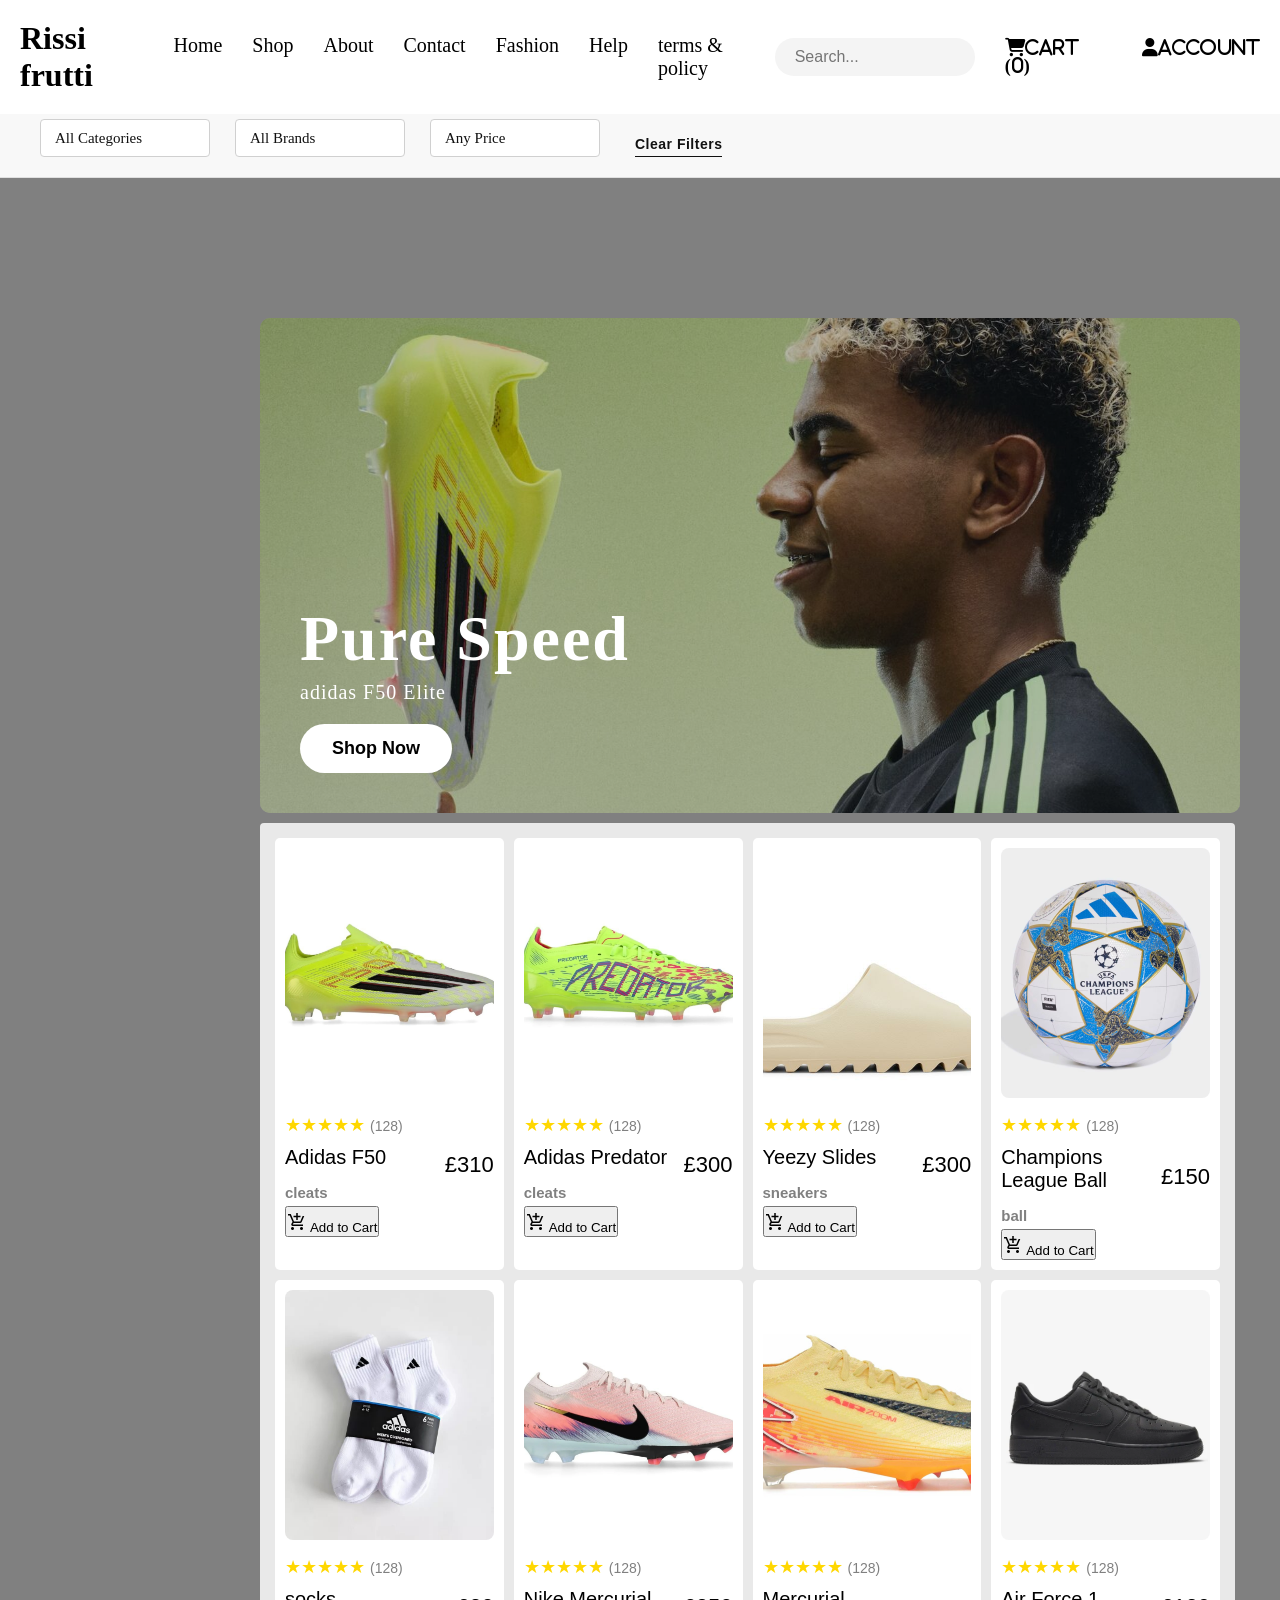
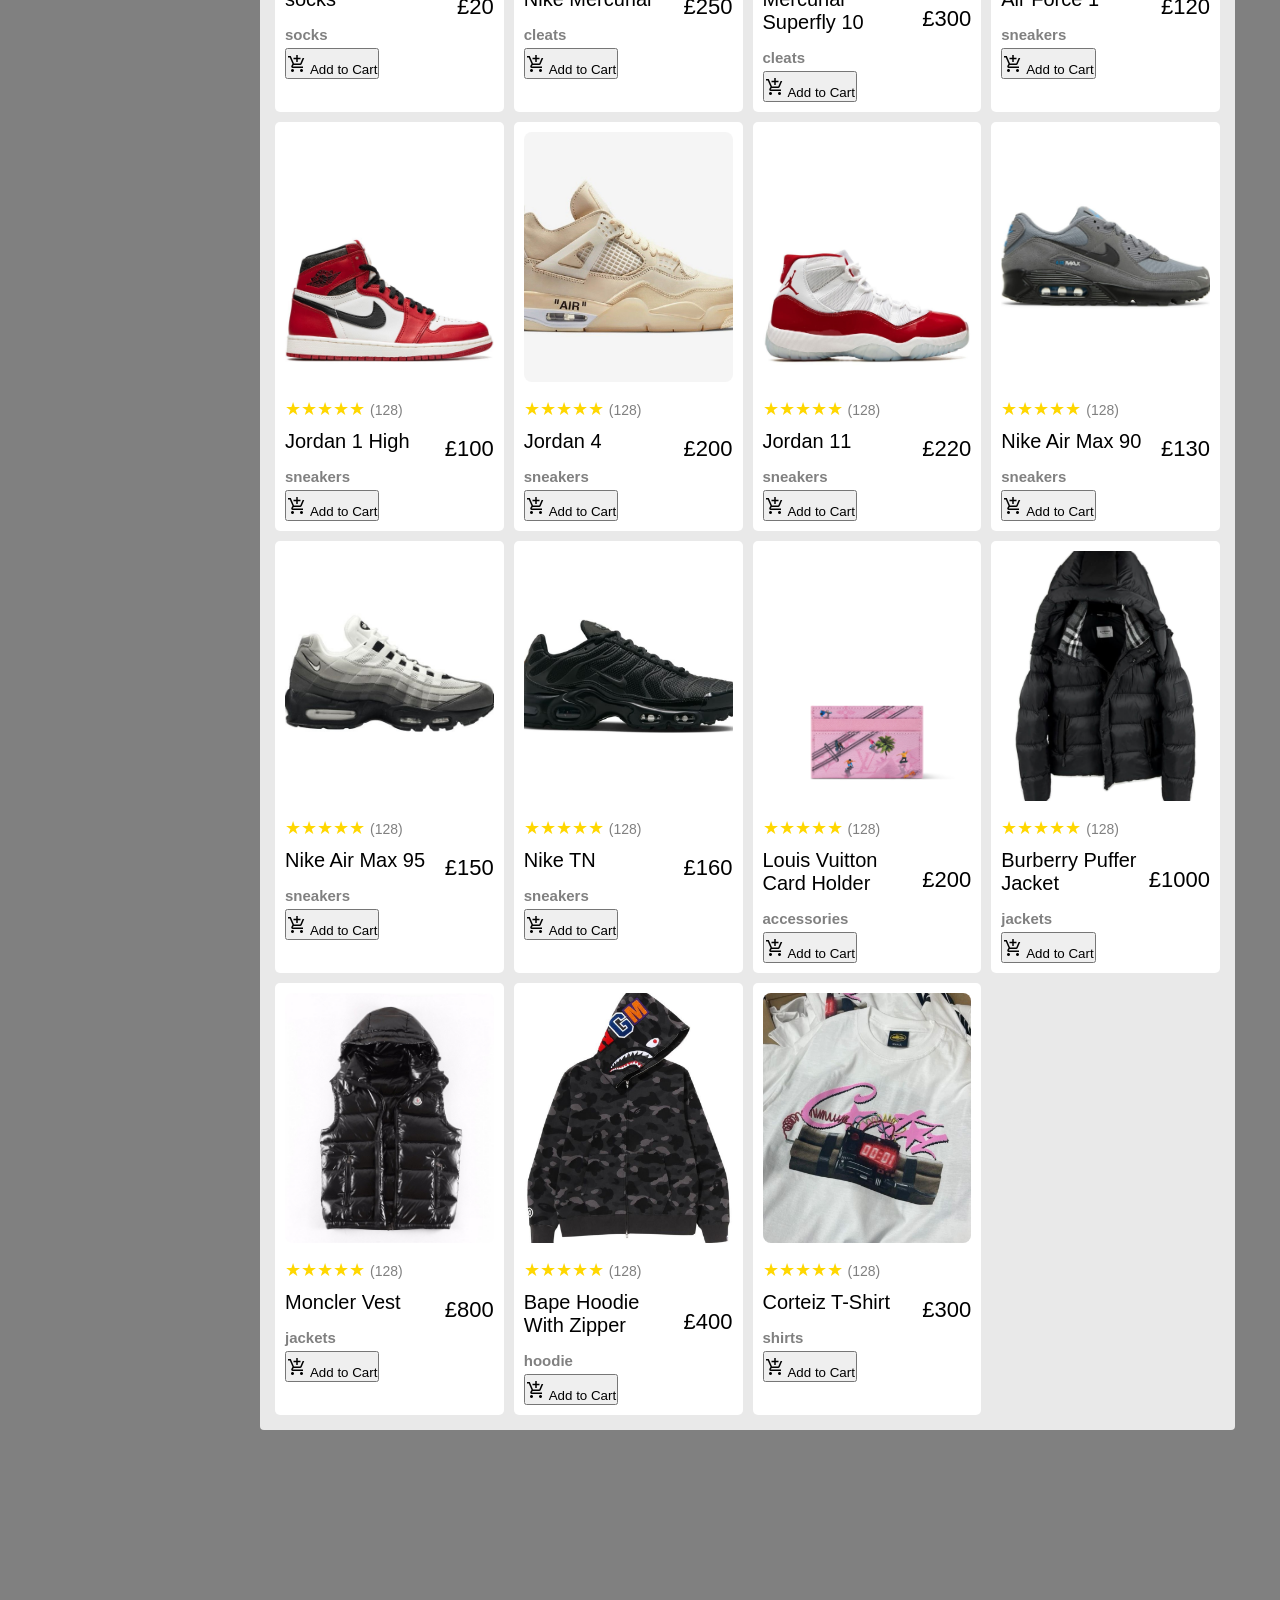
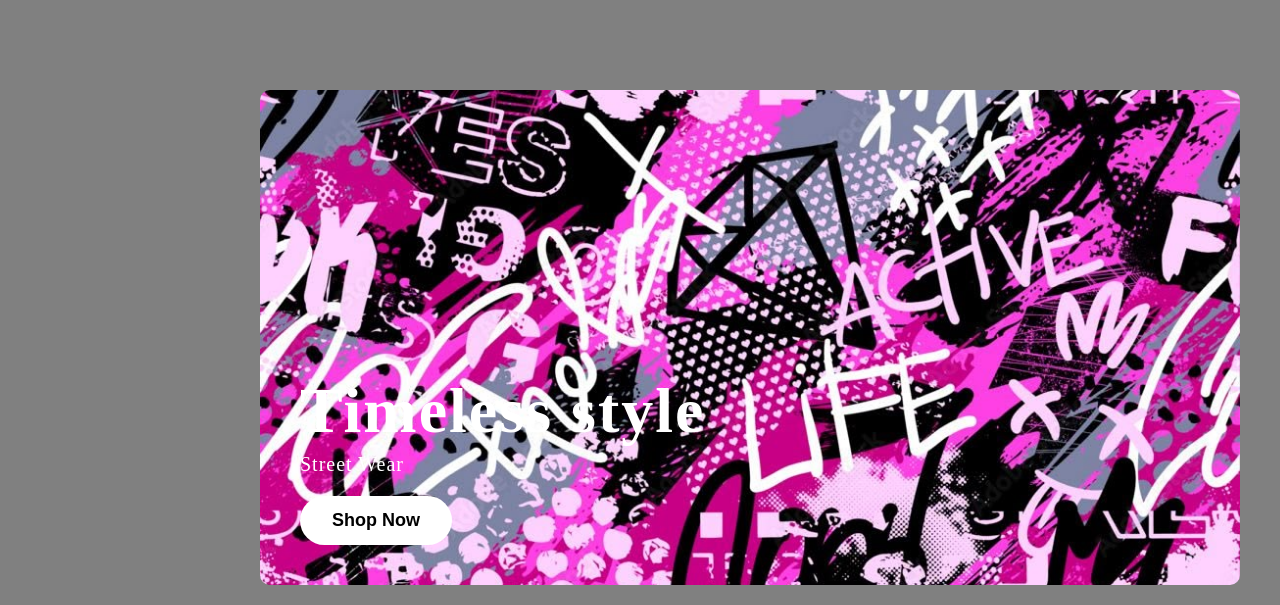
<file: Collection.html>
<!DOCTYPE html>
<html lang="en">
<head>
    <meta charset="UTF-8">
    <meta name="viewport" content="width=device-width, initial-scale=1.0">
    <title>Document</title>
    <link rel="stylesheet" href="collection.css">

    <style>
    @import url('https://fonts.googleapis.com/css2?family=Elms+Sans:ital,wght@0,100..900;1,100..900&family=Erica+One&family=Ranchers&family=Supermercado+One&display=swap');
    </style>

    <link rel="stylesheet" href="https://fonts.googleapis.com/css2?family=Material+Symbols+Outlined:opsz,wght,FILL,GRAD@24,400,0,0&icon_names=add_shopping_cart" />
    <link rel="preconnect" href="https://fonts.googleapis.com">
    <link rel="preconnect" href="https://fonts.gstatic.com" crossorigin>
    <link rel="stylesheet" href="https://cdnjs.cloudflare.com/ajax/libs/font-awesome/6.5.1/css/all.min.css">
    <link href="https://fonts.googleapis.com/css2?family=Elms+Sans:ital,wght@0,100..900;1,100..900&family=Erica+One&family=Supermercado+One&display=swap" rel="stylesheet">

</head>
<body>

    <div class="navbar">
        <div class="logo">
            <h1 >Rissi frutti</h1>
        </div>

        

        <div class="nav-links">
            <a href="index.html">Home</a>
            <a href="#">Shop</a>
            <a href="#">About</a>
            <a href="#">Contact</a>
            <a href="#">Fashion</a>
            <a href="#">Help</a>
            <a href="#">terms & policy</a>
        </div>

        <div class="search-bar">
            <input type="text" placeholder="Search...">

        </div>

        <div class="icons">
            <p class="fa-solid fa-shopping-cart">Cart (0)</p>
            <p class="fa-solid fa-user">account</p>
            
        </div>
    </div>

    <!-- Filter bar — drop this in above your .product-section in Collection.html -->
<div class="filter-bar">

    <div class="filter-group">
        <label for="category-filter">Category</label>
        <select id="category-filter" class="filter-select">
            <option value="all">All Categories</option>
            <option value="cleats">Cleats</option>
            <option value="sneakers">Sneakers</option>
            <option value="hoodie">Hoodies</option>
            <option value="shirts">Shirts</option>
            <option value="jackets">Jackets</option>
            <option value="accessories">Accessories</option>
            <option value="socks">Socks</option>
            <option value="ball">Balls</option>
        </select>
    </div>

    <div class="filter-group">
        <label for="brand-filter">Brand</label>
        <select id="brand-filter" class="filter-select">
            <option value="all">All Brands</option>
            <option value="Adidas">Adidas</option>
            <option value="Nike">Nike</option>
            <option value="Louis Vuitton">Louis Vuitton</option>
            <option value="Burberry">Burberry</option>
            <option value="Moncler">Moncler</option>
            <option value="Bape">Bape</option>
            <option value="Corteiz">Corteiz</option>
        </select>
    </div>

    <div class="filter-group">
        <label for="price-filter">Price</label>
        <select id="price-filter" class="filter-select">
            <option value="all">Any Price</option>
            <option value="0-100">Under £100</option>
            <option value="100-300">£100 – £300</option>
            <option value="300-600">£300 – £600</option>
            <option value="600-plus">£600+</option>
        </select>
    </div>

    <button id="clear-filters" class="clear-filters-btn">Clear Filters</button>

</div>


            <div class="product-section">

                <section class="hero-1">

                    <img src="assets/images/website-images/green-f50-lamine-yamal-commercial.jpg" alt="Adidas F50" class="hero-image">

                    <div class="heroText">
                        <h1>Pure Speed</h1>
                        <p>adidas F50 Elite</p>
                        <button>Shop Now</button>
                    </div>

                </section>
            </div>


            <div class="product-section">

                <section class="hero-3">

                    <img src="/assets/images/website-images/street-wear-background.jpg" alt="Adidas F50" class="hero-image-3">

                    <div class="heroText">
                        <h1>Timeless style</h1>
                        <p>Street Wear</p>
                        <button>Shop Now</button>
                    </div>

                </section>
                
            </div>



            



           



             

    <script src="data.js"></script>
    <script src="function.js"></script>
</body>
</html>
</file>
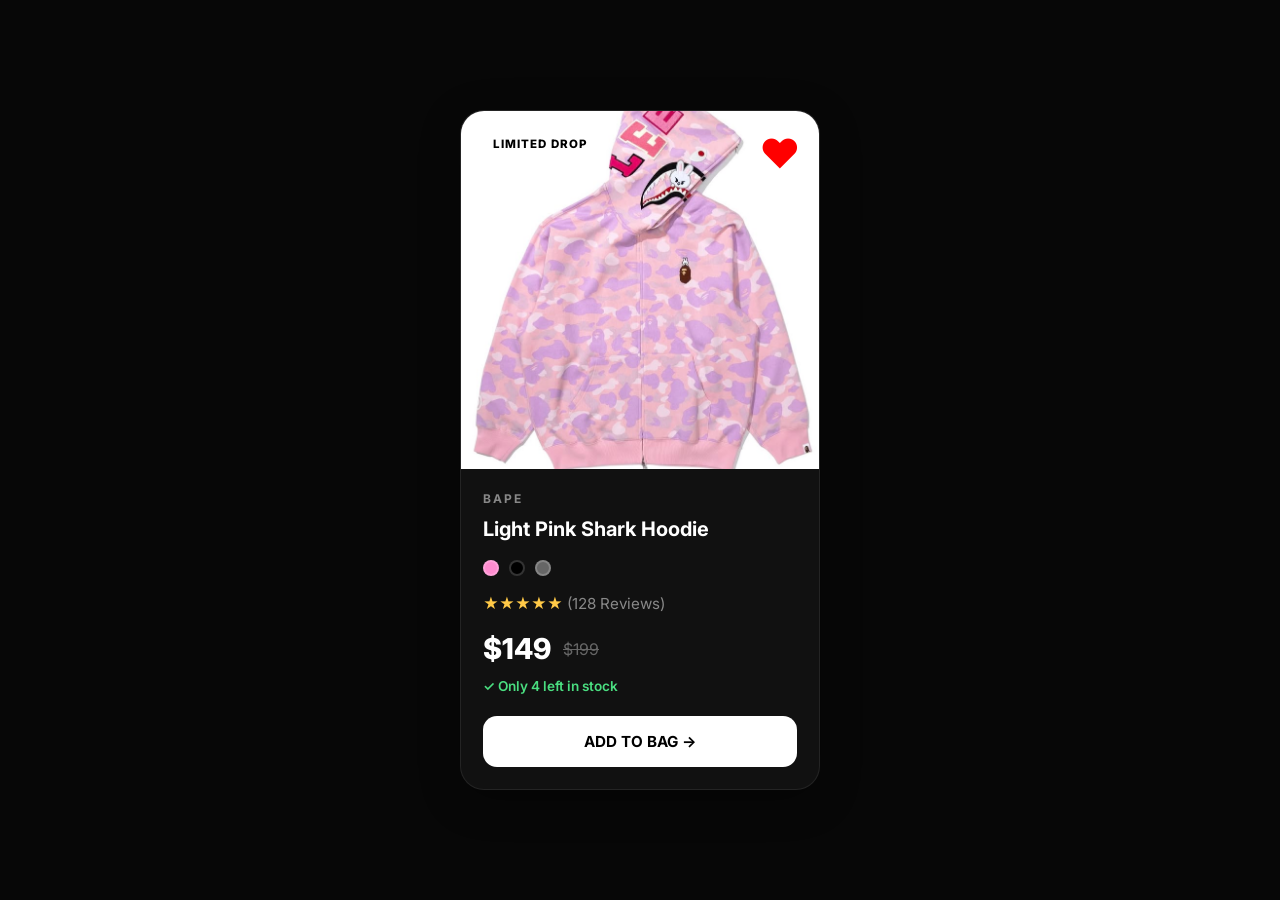
<file: templates/product-card-template/card-2.html>
<!DOCTYPE html>
<html lang="en">
<head>
<meta charset="UTF-8">
<meta name="viewport" content="width=device-width, initial-scale=1.0">
<title>Premium Streetwear Card</title>

<link href="https://fonts.googleapis.com/css2?family=Inter:wght@400;500;600;700;800&display=swap" rel="stylesheet">

<style>

*{
    margin:0;
    padding:0;
    box-sizing:border-box;
    font-family:Inter,sans-serif;
}

body{
    min-height:100vh;
    display:flex;
    justify-content:center;
    align-items:center;
    background:#070707;
    padding:40px;
}

/* CARD */

.product-card{
    position:relative;

    width:360px;

    background:#111;
    border:1px solid rgba(255,255,255,.08);

    border-radius:24px;
    overflow:hidden;

    transition:.45s ease;

    box-shadow:
    0 10px 40px rgba(0,0,0,.3);
}

/* GLOW */

.product-card::before{
    content:"";

    position:absolute;

    width:250px;
    height:250px;

    background:#ff77c8;

    border-radius:50%;

    filter:blur(120px);

    opacity:.18;

    top:-100px;
    left:50%;

    transform:translateX(-50%);

    pointer-events:none;
}

.product-card:hover{
    transform:
    translateY(-12px)
    rotateX(4deg)
    rotateY(-4deg);

    border-color:
    rgba(255,255,255,.2);
}

/* IMAGE */

.image-container{
    position:relative;
    aspect-ratio:1/1;
    overflow:hidden;
}

.image-container img{
    width:100%;
    height:100%;
    object-fit:cover;

    transition:.8s ease;
}

.product-card:hover img{
    transform:scale(1.08);
}

/* SHINE EFFECT */

.image-container::after{
    content:"";

    position:absolute;

    top:0;
    left:-180%;

    width:50%;
    height:100%;

    background:
    linear-gradient(
        90deg,
        transparent,
        rgba(255,255,255,.2),
        transparent
    );

    transition:1s;
}

.product-card:hover .image-container::after{
    left:180%;
}

/* BADGE */

.badge{
    position:absolute;

    top:18px;
    left:18px;

    z-index:20;

    padding:8px 14px;

    border-radius:999px;

    background:white;
    color:black;

    font-size:.72rem;
    font-weight:800;

    letter-spacing:1px;
}

/* FAVORITE */

.favorite{
    position:absolute;

    top:18px;
    right:18px;

    z-index:20;

    width:42px;
    height:42px;

    border:none;

    border-radius:50%;

    background:
    rgba(255,255,255,.12);

    color:rgb(255, 0, 0);

    backdrop-filter:blur(10px);

    cursor:pointer;

    transition:.3s;

    font-size: 40px;
}

.favorite:hover{
    background:white;
    color:black;
}

/* CONTENT */

.content{
    padding:22px;
}

.brand{
    color:#888;

    text-transform:uppercase;

    letter-spacing:2px;

    font-size:.75rem;

    font-weight:700;
}

.title{
    margin-top:10px;

    color:white;

    font-size:1.25rem;

    font-weight:700;

    line-height:1.3;
}

/* COLORS */

.colors{
    display:flex;
    gap:10px;

    margin-top:18px;
}

.colors span{
    width:16px;
    height:16px;

    border-radius:50%;

    border:2px solid
    rgba(255,255,255,.2);
}

.pink{
    background:#ff8bcf;
}

.black{
    background:#000;
}

.grey{
    background:#666;
}

/* RATING */

.rating{
    margin-top:18px;

    color:#ffc947;

    font-size:.95rem;
}

.rating span{
    color:#888;
}

/* PRICE */

.price-row{
    display:flex;

    align-items:center;

    gap:12px;

    margin-top:18px;
}

.price{
    color:white;

    font-size:1.8rem;

    font-weight:800;
}

.old-price{
    color:#666;

    text-decoration:line-through;
}

/* BUTTON */

.bag-btn{
    width:100%;

    margin-top:22px;

    border:none;

    border-radius:14px;

    padding:16px;

    font-size:.95rem;

    font-weight:700;

    background:white;

    color:black;

    cursor:pointer;

    transition:.3s;
}

.bag-btn:hover{
    letter-spacing:1px;
}

/* STOCK */

.stock{
    margin-top:12px;

    color:#4ade80;

    font-size:.85rem;

    font-weight:600;
}

</style>
</head>
<body>

<div class="product-card">

    <div class="image-container">

        <span class="badge">
            LIMITED DROP
        </span>

        <button class="favorite">
            ♥
        </button>

        <img
        src="/assets/images/hoodies/bape/light-pink-bape-hoodie.jpg"
        alt="Bape Hoodie">

    </div>

    <div class="content">

        <div class="brand">
            BAPE
        </div>

        <h2 class="title">
            Light Pink Shark Hoodie
        </h2>

        <div class="colors">
            <span class="pink"></span>
            <span class="black"></span>
            <span class="grey"></span>
        </div>

        <div class="rating">
            ★★★★★
            <span>(128 Reviews)</span>
        </div>

        <div class="price-row">
            <div class="price">$149</div>
            <div class="old-price">$199</div>
        </div>

        <div class="stock">
            ✓ Only 4 left in stock
        </div>

        <button class="bag-btn">
            ADD TO BAG →
        </button>

    </div>

</div>

</body>
</html>
</file>
<file: collection.css>
body{
    margin: 0;
    background-color: grey;;
}

* {
    margin: 0;
    padding: 0;
    box-sizing: border-box;
}

.erica-one-regular {
    font-family: "Erica One", sans-serif;
    font-weight: 400;
    font-style: normal;
}

.erica-one-regular {
  font-family: "Erica One", sans-serif;
  font-weight: 400;
  font-style: normal;
}

/*!---------------------------------------Navbar--------------------------*/


.navbar{
    display: flex;
    justify-content: space-between;
    align-items: center;
    padding: 20px;
    background-color: #fff;
    margin-bottom: 200px;
    position: fixed;
    top: 0;
    width: 100%;
    gap: 10px;
    z-index: 1000;
}

.nav-links a{
    text-decoration: none;
    color: black;
    font-size: 20px;
    font-weight: 500;
    transition: 0.2s ease;
}

.nav-links a:hover{
    color: grey;
    transform: translateY(-2px);
    text-decoration: underline;
}

.nav-links{
    display: flex;
    gap: 30px;
}

.search-bar input{
    padding: 10px 20px;
    border: none;
    border-radius: 50px;
    background-color: #f4f4f4;
    font-size: 16px;
    width: 200px;
    transition: 0.2s ease;
}

.search-bar input:focus{
    outline: none;
    background-color: #e0e0e0;
    width: 250px;
}

.icons{
    display: flex;
    gap: 20px;
}

.icons p{
    margin-left: 20px;
    font-size: 18px;
    color: black;
    cursor: pointer;
    transition: 0.2s ease;
}

.icons p:hover{
    color: grey;
    transform: translateY(-2px);
}

/*!-------------------------------Filter section---------------------------------*/
/*!------------------------------------------------------------------------------------------------*/
/*!------------------------------------------------------------------------------------------------*/
/*!------------------------------------------------------------------------------------------------*/


.content {
    display: flex;
    min-height: 100vh;
}



/*!-------------------------------------------Hero section----------------------------------------*/
/*!------------------------------------------------------------------------------------------------*/
/*!------------------------------------------------------------------------------------------------*/

.product-section{
    flex: 1;
    margin-top: 120px;
    transition: 1s ease;
    margin-left: 220px;
}

.product-section-2{
    flex: 1;
    margin-top: 120px;
    transition: 1s ease;
    margin-left: 220px;
}


.hero-3,
.hero-2,
.hero-1{
    position: relative;
    width: 100%;
    height: 55vh;
    max-height: 500px;
    min-height: 320px;
    overflow: hidden;
    border-radius: 10px;
}


.hero-2::before{
    content: "";
    position: absolute;
    inset: 0;
    background: rgba(0,0,0,0.25);
    z-index: 1;
}

.hero-1::before{
    content: "";
    position: absolute;
    inset: 0;
    background: rgba(0,0,0,0.25);
    z-index: 1;
}


.hero-image,
.hero-image-3{
    width: 100%;
    height: 100%;
    object-fit: cover;
    object-position: center 20%;
    display: block;
}

.hero-image-2{
    width: 100%;
    height: 100%;
    object-fit: fill;
    object-position: center 50%;
    display: block;
}


.heroText{
    position: absolute;
    bottom: 40px;
    left: 40px;
    z-index: 2;
}


.heroText h1{
    font-size: 64px;
    color: white;
    line-height: 1;
    margin-bottom: 10px;
    font-weight: 900;
    letter-spacing: 2px;
}


.heroText p{
    color: white;
    font-size: 20px;
    margin-bottom: 20px;
    letter-spacing: 1px;
}


.heroText button{
    padding: 14px 32px;
    border: none;
    border-radius: 50px;
    background: white;
    color: black;
    font-size: 18px;
    font-weight: 700;
    cursor: pointer;
    transition: 0.25s ease;
}


.heroText button:hover{
    background: black;
    color: white;
    transform: translateY(-2px);
}

/*!---------------------------------------Products section--------------------------*/
/*!------------------------------------------------------------------------------------------------*/
/*!------------------------------------------------------------------------------------------------*/
/*!------------------------------------------------------------------------------------------------*/

.product-wrapper{
    margin-top: 10px;
    display: grid;
    grid-template-columns: repeat(4, 1fr);
    
    gap: 10px;
    margin-bottom: 100px;

    background-color: rgb(233, 233, 233);
    border-radius: 4px;
    padding: 15px;
    margin-right: 5px;
}

.products img{
    width: 100%;
    height: 250px;
    object-fit: cover;
    border-radius: 8px;
}

.product-description{
    margin-top: 12px;
    font-family: "elms-sans-regular", sans-serif;
    font-size: 14px;
}

.product-name{
    font-size: 20px;
    font-weight: 500;
    color: black;
    margin-bottom: 6px;
    font-family: erica-one-regular, sans-serif;
    padding-bottom: 5px;
    margin-bottom: 10px;
}

.product-type{
    font-size: 15px;
    color: grey;
    margin-bottom: 5px;
    
}

.product-price{
    font-size: 22px;
    font-weight: 100;
    color: black;
}

.products{
    transition: 0.2s ease;
    cursor: pointer;
    background-color: white;
    padding: 10px;
    border-radius: 5px;
}

.products:hover{
    transform: translateY(-5px);
    box-shadow: 0 3px 10px black;
}

.product-rating{
    color: gold;
    font-size: 18px;
    margin-bottom: 10px;
}

.product-rating span{
    color: grey;
    font-size: 14px;
}

.product-section {
    padding: 20px 40px;
    transition: all 0.3s ease;
}

.top-row{
    display: flex;
    flex-direction: row;
    
    justify-content: space-between;
    align-items: center;
}

.add-cart{
    width: 100%;
    font-size: 20px;
}

#add-cart span{
    font-size: 20px;
    margin-top: 4px;
     
}


.filter-bar {
    display: flex;
    align-items: end;
    gap: 25px;
    padding: 20px 40px;
    background: rgb(248, 248, 248);
    border-bottom: 1px solid #e0e0e0;
    flex-wrap: wrap;
    margin-top: 77px;
}

.filter-group {
    display: flex;
    flex-direction: column;
    gap: 6px;
}

.filter-group label {
    font-size: 13px;
    font-weight: 600;
    text-transform: uppercase;
    letter-spacing: 1px;
    color: #6a6a6a;
}

.filter-select {
    appearance: none;
    -webkit-appearance: none;
    -moz-appearance: none;
    background: #fff;
    border: 1px solid #d0d0d0;
    border-radius: 4px;
    padding: 10px 36px 10px 14px;
    font-size: 15px;
    font-family: inherit;
    color: #111;
    cursor: pointer;
    min-width: 170px;

    

    transition: border-color 0.2s ease;
}

.filter-select:hover {
    border-color: #111;
}

.filter-select:focus {
    outline: none;
    border-color: #111;
}

.clear-filters-btn {
    background: transparent;
    border: none;
    border-bottom: 1px solid #111;
    padding: 10px 0 4px 0;
    font-size: 14px;
    font-weight: 600;
    color: #111;
    cursor: pointer;
    letter-spacing: 0.5px;
    margin-left: 10px;
}

.clear-filters-btn:hover {
    color: #6a6a6a;
    border-bottom-color: #6a6a6a;
}

/* Stacks vertically on narrow screens */
@media (max-width: 700px) {
    .filter-bar {
        flex-direction: column;
        align-items: stretch;
        gap: 15px;
        padding: 15px 20px;
    }

    .filter-select {
        min-width: 100%;
    }

    .clear-filters-btn {
        margin-left: 0;
        align-self: flex-start;
    }
}
</file>
